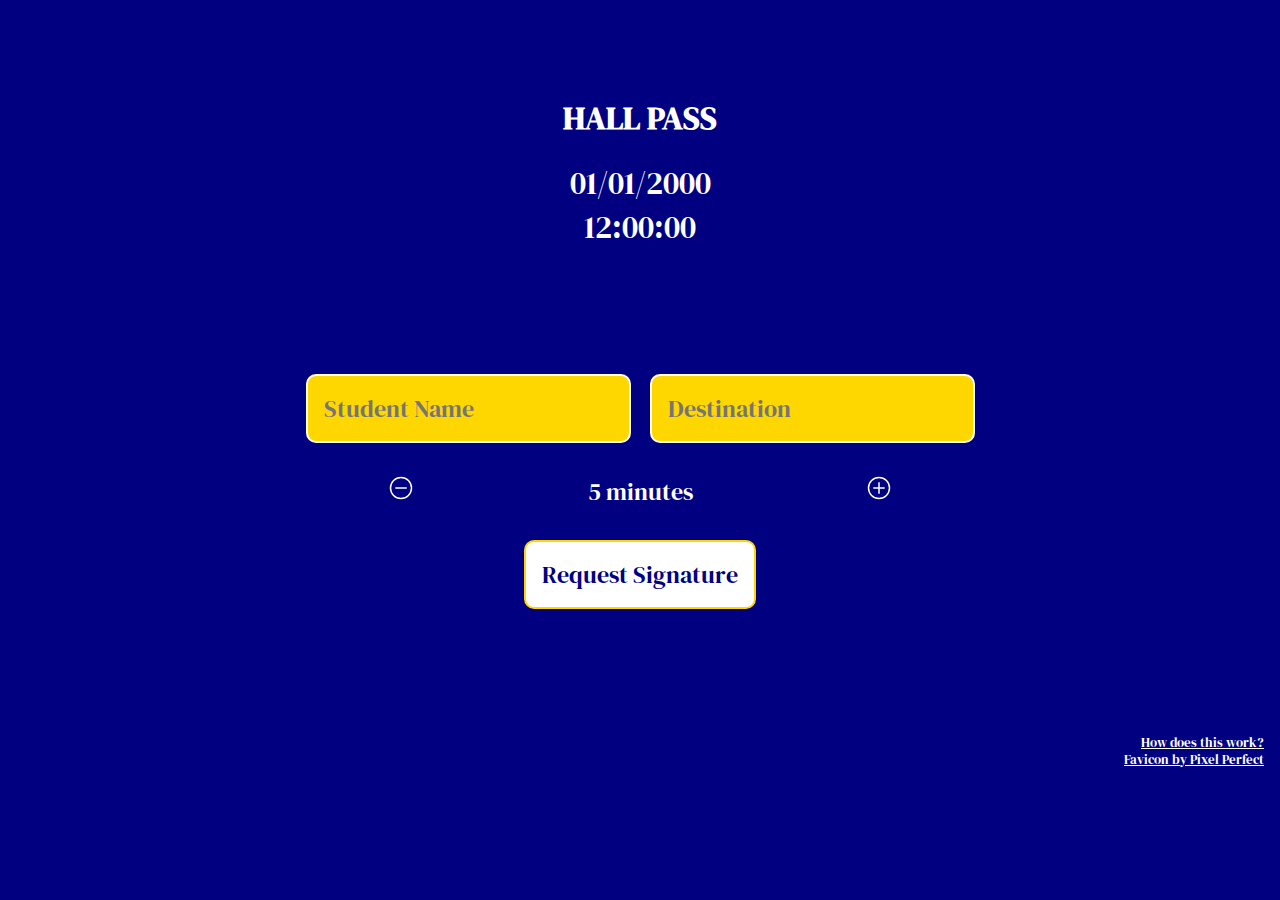
<file: index.html>
<!DOCTYPE html>
<html>
    <head>
        <meta charset="utf-8">
        <title>Hall Pass Form</title>
        <meta name="description" content="Easily create digital hall passes for your students. No setup required!">
        <meta name="viewport" content="width=device-width initial-scale=1.0">
        <link rel="stylesheet" href="styles/style.css">
        <link rel="stylesheet" href="styles/form.css">
        <link rel="icon" type="image/x-icon" href="assets/pass.png">
    </head>
    <body>
        <div class="grid-container">

            <!-- Header Section -->
            <div class="header-container">
                <h1 id="title">HALL PASS</h1>
                <div class="header" id="header">
                    <div id="current-date">01/01/2000</div>
                    <div id="current-time">12:00:00</div>
                </div>
            </div>

            <!-- Form Section -->
            <div id="form-inputs" class="form-container">

                <div id="input-container">
                    <input class="card" id="student-name-input" placeholder="Student Name">
                    <input class="card" id="destination-input" placeholder="Destination">
                </div>

                <div class="card" id="duration-display">
                    <div>
                        <img type="button" class="duration-button" src="assets/minus-circle.svg" onclick="updateDuration('decrease')">
                    </div>
                    <div id="duration-value" data-value="5">
                        5 minutes
                    </div>
                    <div>
                        <img type="button" class="duration-button" src="assets/plus-circle.svg" onclick="updateDuration('increase')">
                    </div>
                </div>

                <div id="request-container">
                    <button onclick="requestPass()" class="card" id="request-button">Request Signature</button>
                </div>

                <div id="scanner-container">
                    <video id="qr-scanner"></video>
                </div>

            </div>

            <div class="footer">
                <a href="https://github.com/jiannazzone/Digital-Hall-Pass" target="_blank" rel="noopener noreferrer">How does this work?</a>
                <a href="https://www.flaticon.com/free-icons/identity" title="identity icons">Favicon by Pixel Perfect</a>
            </div>

            <script src="scripts/qr-scanner.umd.min.js"></script>
            <script src="scripts/script.js" async defer></script>
        </div>
    </body>
</html>
</file>
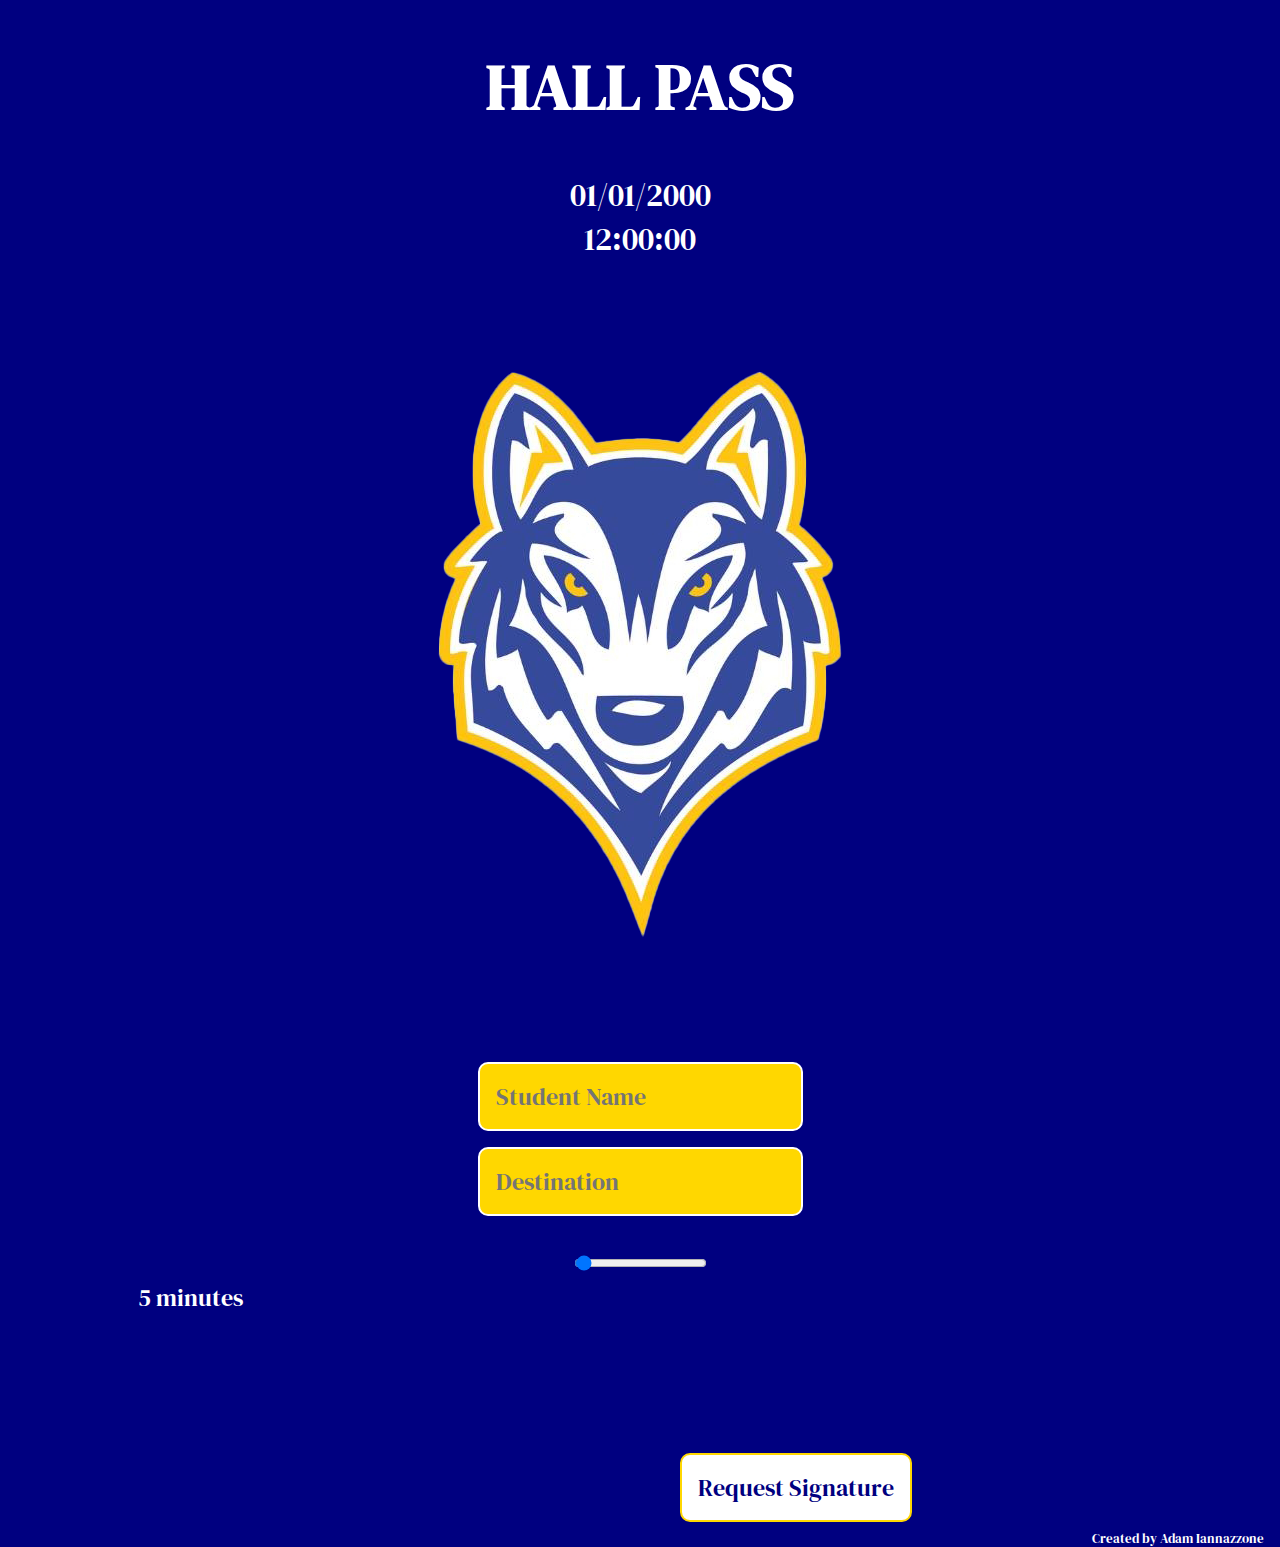
<file: form.html>
<!DOCTYPE html>
<html>
    <head>
        <meta charset="utf-8">
        <title>Highland Hall Pass Form</title>
        <meta name="description" content="">
        <meta name="viewport" content="width=device-width, initial-scale=1">
        <link rel="stylesheet" href="styles/style.css">
        <link rel="stylesheet" href="styles/form.css">
    </head>
    <body>
        <div class="header">
            <h1>HALL PASS</h1>
            <div id="current-date">01/01/2000</div>
            <div id="current-time">12:00:00</div>
        </div>

        <img id="husky" src="husky.png">

        <div id="form-inputs">

            <div><input class="card" id="student-name-input" placeholder="Student Name"></div>
            <div><input class="card" id="destination-input" placeholder="Destination"></div>
            <div class="card">
                <input name="duration" id="duration-input" type="range" value="5" min="5" max="45" step="5" onchange="updateDuration()">
                <div id="duration-display">5 minutes</div>
            </div>
            
        </div>

        <video id="qr-scanner"></video>

        <button onclick="requestPass()" class="card" id="request-button">Request Signature</button>

        <div class="footer">Created by Adam Iannazzone</div>

        <script src="scripts/qr-scanner.umd.min.js"></script>
        <script src="scripts/script.js" async defer></script>
    </body>
</html>
</file>
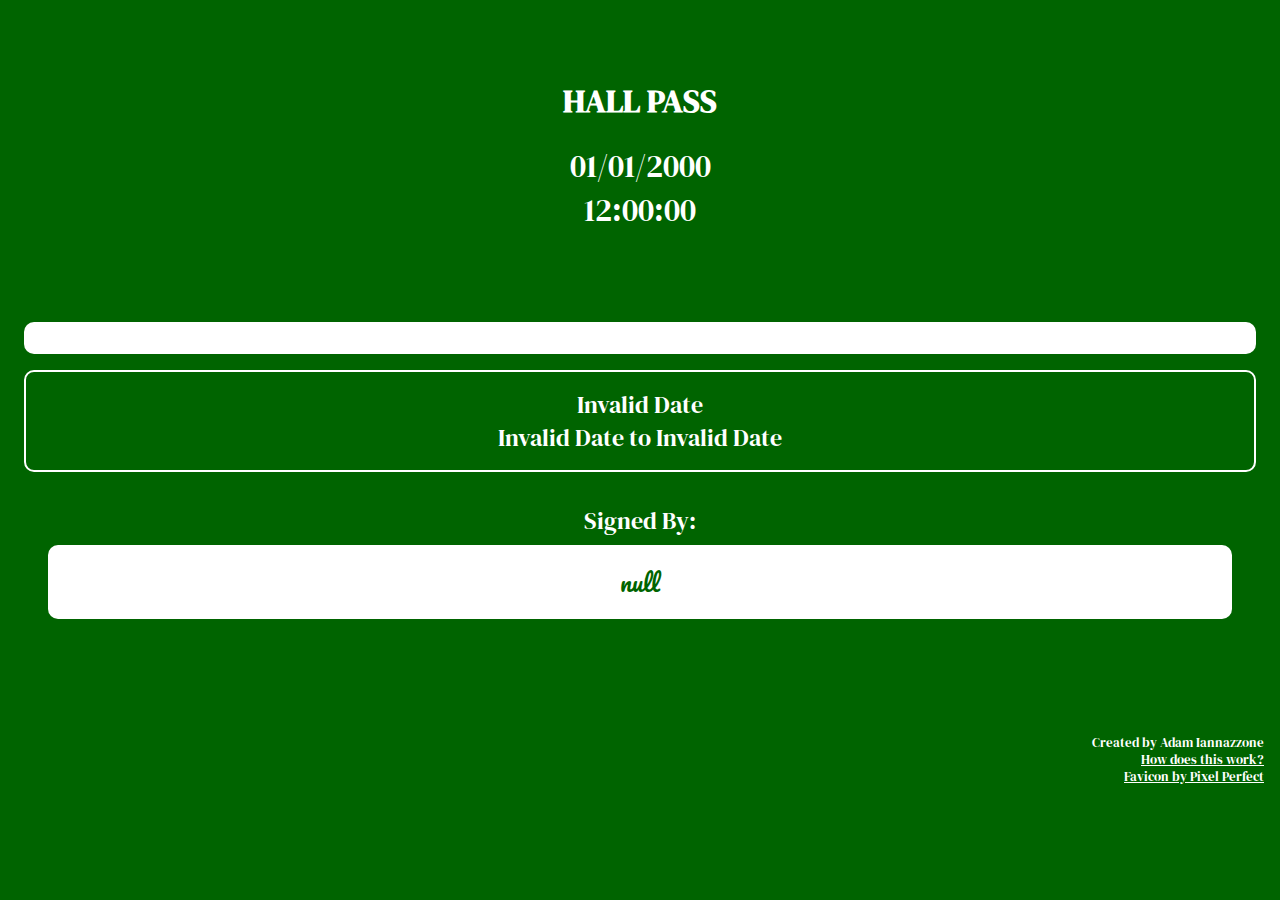
<file: pass.html>
<!DOCTYPE html>
<html>
    <head>
        <meta charset="utf-8">
        <title>Hall Pass</title>
        <meta name="description" content="Easily create digital hall passes for your students. No setup required!">
        <meta name="viewport" content="width=device-width initial-scale=1.0">
        <link rel="stylesheet" href="styles/style.css">
        <link rel="stylesheet" href="styles/pass.css">
        <link rel="icon" type="image/x-icon" href="assets/pass.png">
    </head>
    <body onload="getURLData()">
        <div class="grid-container">
            <!-- Header Section -->
            <div class="header-container">
                <h1 id="title">HALL PASS</h1>

                <div class="header" id="header">
                    <div id="current-date">01/01/2000</div>
                    <div id="current-time">12:00:00</div>
                </div>
            </div>

            <div id="pass-container">
                <div id="details">
                    <div class="card color2" id="student-name">Student Name</div>

                    <div class="card color1" id="issue-date-time">
                        <div id="destination">Destination</div>
                        <div id="date">January 01, 2000</div>
                        <div id="time">
                            <span id="start">12:00 AM</span> to <span id="end">12:05 AM</span>
                        </div>
                    </div>
                </div>

                <div id="signature" class="card">
                    <div id="signed-by">Signed By:</div>
                    <div class="card color2" id="teacher-signature">Teacher's Signature</div>
                </div>
            </div>

            <div class="footer">
                <div>Created by Adam Iannazzone</div>
                <a href="https://github.com/jiannazzone/Digital-Hall-Pass" target="_blank" rel="noopener noreferrer">How does this work?</a>
                <a href="https://www.flaticon.com/free-icons/identity" title="identity icons">Favicon by Pixel Perfect</a>
            </div>
        </div>

            <script src="scripts/script.js" async defer></script>
    </body>
</html>
</file>
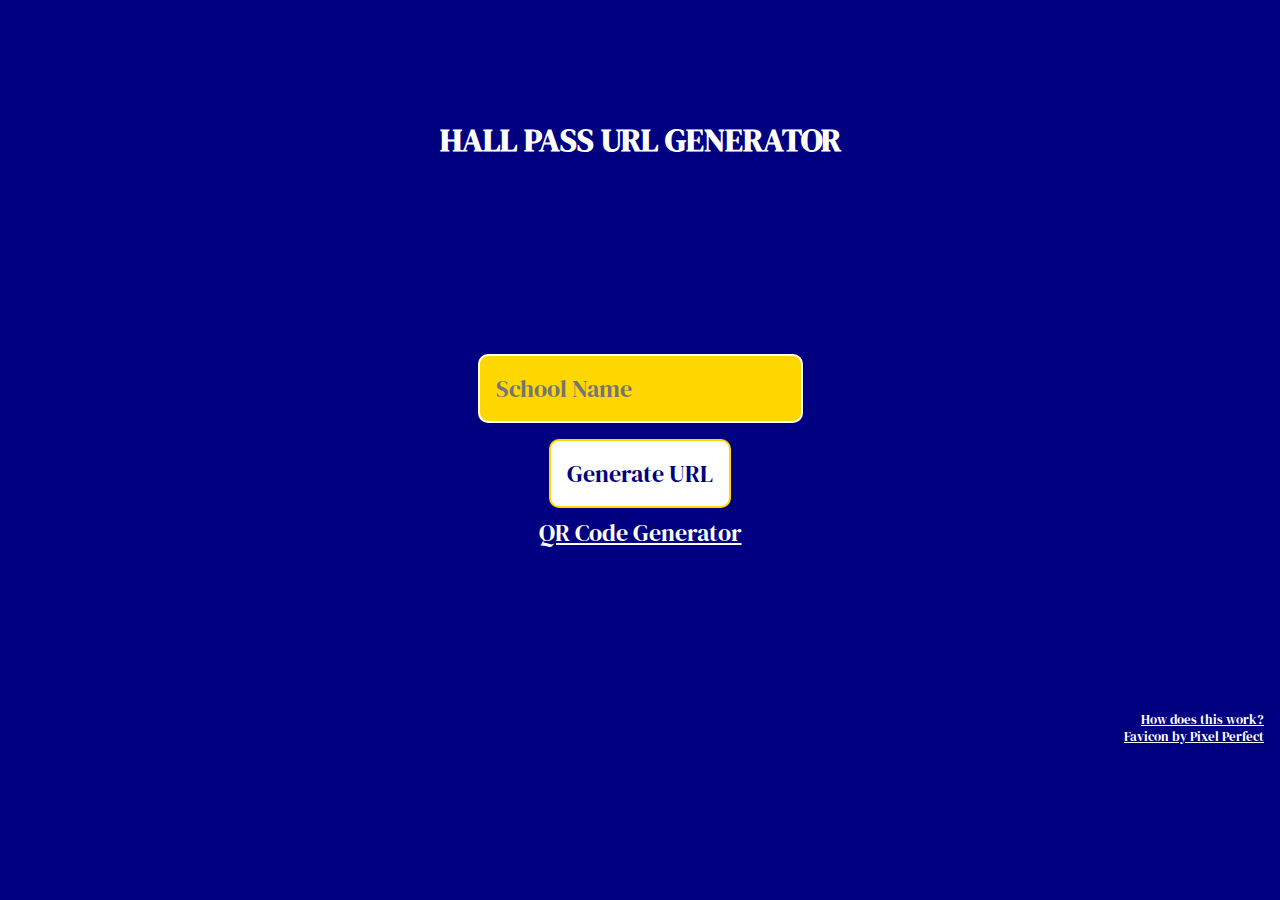
<file: url-generator.html>
<!DOCTYPE html>
<html>
    <head>
        <meta charset="utf-8">
        <title>Hall Pass URL Generator</title>
        <meta name="description" content="Generate a custom URL for hallpass.online">
        <meta name="viewport" content="width=device-width initial-scale=1.0">
        <link rel="stylesheet" href="styles/style.css">
        <link rel="stylesheet" href="styles/form.css">
        <link rel="icon" type="image/x-icon" href="assets/pass.png">
    </head>
    <body>
        <div class="grid-container">

            <!-- Header Section -->
            <div class="header-container">
                <h1 id="title">HALL PASS URL GENERATOR</h1>
            </div>

            <!-- Form Section -->
            <div id="form-inputs" class="form-container">

                <div id="input-container">
                    <input class="card" id="school-name-input" placeholder="School Name">
                </div>

                <div id="submit-url-container">
                    <button onclick="generateURL()" class="card" id="submit-url-button">Generate URL</button>
                </div>

                <div>
                    <a class="card" href="https://www.qrcode-monkey.com/#url">QR Code Generator</a>
                </div>

            </div>

            <!-- Footer Section -->
            <div class="footer">
                <a href="https://github.com/jiannazzone/Digital-Hall-Pass" target="_blank" rel="noopener noreferrer">How does this work?</a>
                <a href="https://www.flaticon.com/free-icons/identity" title="identity icons">Favicon by Pixel Perfect</a>
            </div>

            <script src="scripts/script.js" async defer></script>
        </div>
    </body>
</html>
</file>
<file: styles/style.css>
@import url('https://fonts.googleapis.com/css?family=DM+Serif+Display');
@import url('https://fonts.googleapis.com/css?family=Pacifico');

html, body {
    height: 90vh;
}


.grid-container {
    display: grid;
    grid-template-rows: auto auto auto;
    align-items: center;
    align-content: stretch;
    height: 100%;
    justify-content: stretch;
}

.header-container {
    display: grid;
    align-items: start;
    justify-content: center;
}

body {
    background-color: navy;
    text-align: center;
    font-family: 'DM Serif Display', serif;
    margin: 1rem;
    transition: background-color 2s;
}

body, a {
    color: white;
}

.header {
    font-size: 2rem;
}

.footer {
    display: grid;
    font-size: small;
    text-align: right;
}

.card {
    padding: 1rem;
    border-radius: 10px;
    margin: 0.5rem;
    font-size: 1.5rem;
}
</file>
<file: styles/form.css>
@import url('https://fonts.googleapis.com/css?family=DM+Serif+Display');

.form-container {
    display: grid;
    /* grid-template-columns: 1fr; */
    /* grid-template-rows: 2fr 1fr 1fr; */
    justify-content: center;
    align-items: center;
}

#duration-display {
    display: grid;
    grid-template-columns: 1fr 2fr 1fr;
    align-items: center;
    justify-content: center;
}

input {
    border: 2px white solid;
    background-color: gold;
}

button {
    background-color: white;
    color: navy;
    border: 2px gold solid;
}

input, button {
    font-family: 'DM Serif Display';
    color: navy;
}

#scanner-container {
    display: none;
}

video {
    justify-self: center;
    max-width: 100%;
    padding: 0.25rem;
    border-radius: 1rem;
}

.duration-button {
    color: white;
    text-align: center;
}
</file>
<file: styles/pass.css>
#details {
    display: grid;
}

#signature {
    display: grid;
    grid-template-rows: repeat(2, auto);
    grid-template-columns: 1fr;
}

body {
    background-color: darkgreen;
}

.color1 {
    color: white;
    border: 2px white solid;
}

.color2 {
    background-color: white;
    color: darkgreen;
}

div#teacher-signature {
    font-family: 'Pacifico';
}
</file>
